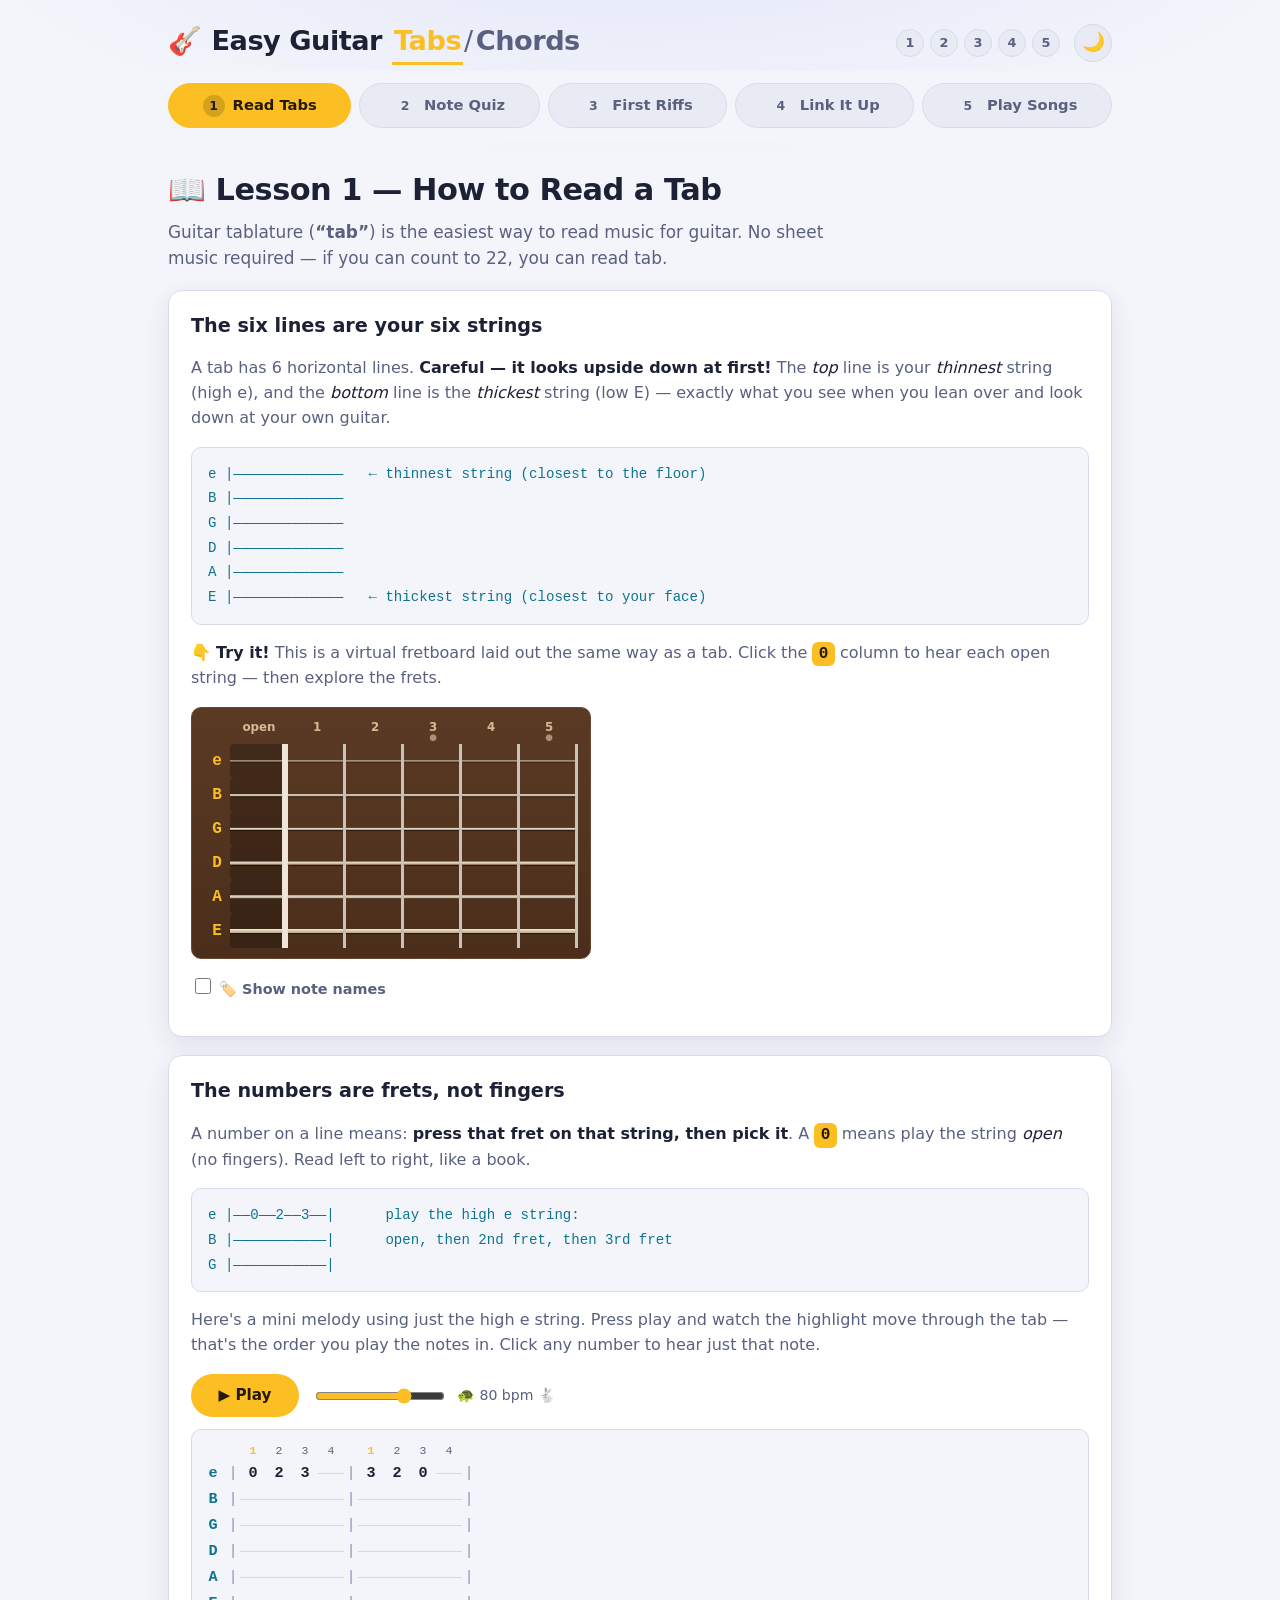
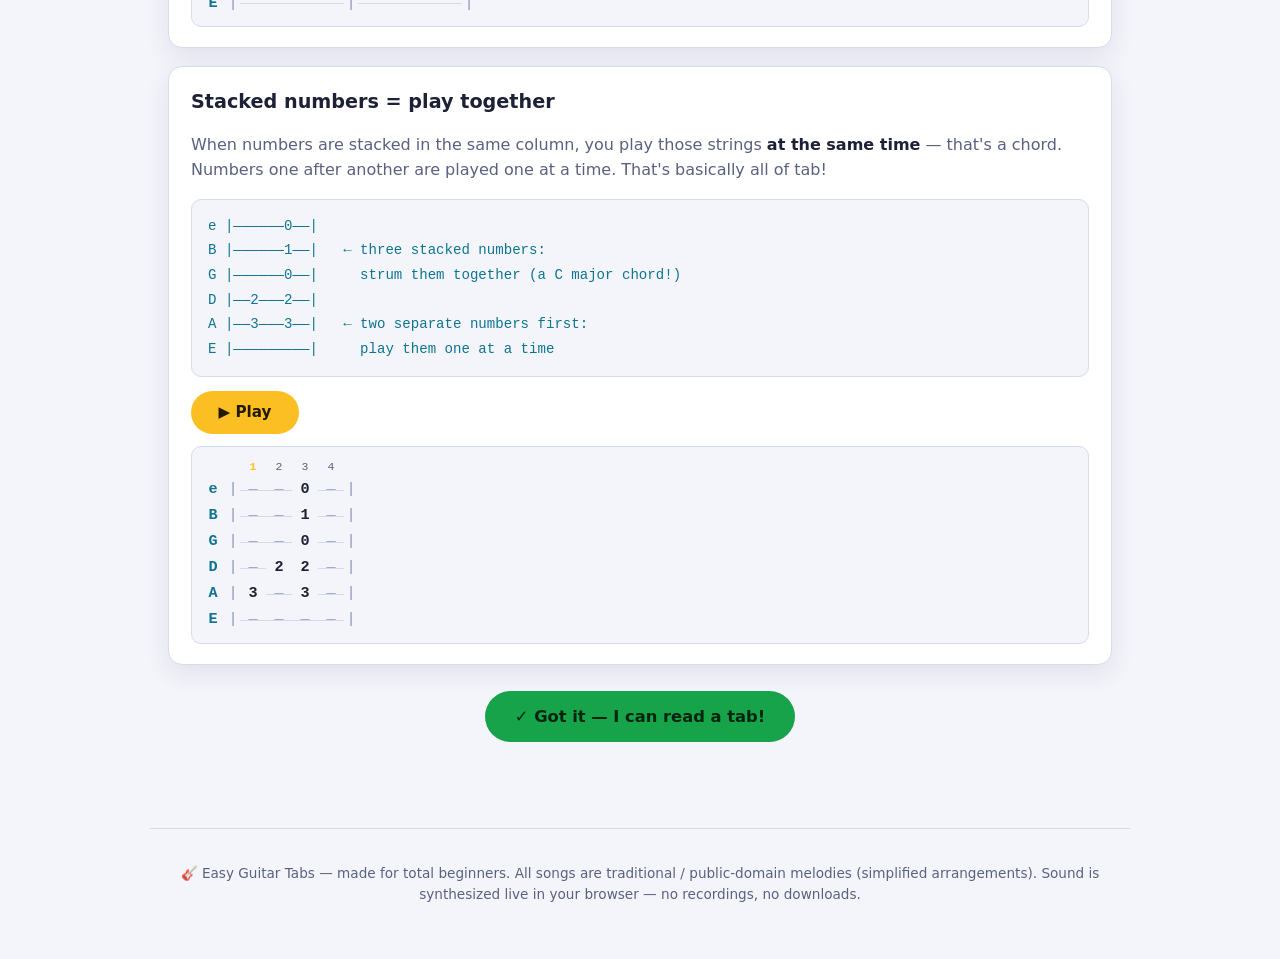
<file: index.html>
<!DOCTYPE html>
<html lang="en">
<head>
  <meta charset="UTF-8">
  <meta name="viewport" content="width=device-width, initial-scale=1.0">
  <title>Easy Guitar Tabs — Learn Guitar Tabs the Fun Way</title>
  <meta name="description" content="An interactive, beginner-friendly way to learn to read guitar tabs, link riffs together, and play real songs in time.">
  <link rel="stylesheet" href="css/style.css">
  <link rel="icon" href="data:image/svg+xml,<svg xmlns='http://www.w3.org/2000/svg' viewBox='0 0 100 100'><text y='.9em' font-size='90'>🎸</text></svg>">
</head>
<body>

<header class="site-header">
  <div class="logo">🎸 <span>Easy Guitar</span>
    <span class="mode-switch" id="mode-switch" title="Choose what to learn">
      <button data-mode="tabs" class="active">Tabs</button><span class="mode-slash">/</span><button data-mode="chords">Chords</button>
    </span>
  </div>
  <div class="header-right">
    <div class="progress-pips" id="progress-pips" title="Your lesson progress"></div>
    <button id="theme-toggle" class="theme-toggle" title="Switch to light mode" aria-label="Toggle light/dark mode">☀️</button>
  </div>
</header>

<nav class="lesson-nav" id="lesson-nav"><!-- buttons built per track by main.js --></nav>

<main>

  <!-- ══════════════ LESSON 1 : READING TABS ══════════════ -->
  <section class="lesson" id="lesson-1">
    <h1>📖 Lesson 1 — How to Read a Tab</h1>
    <p class="lead">Guitar tablature (<strong>“tab”</strong>) is the easiest way to read music for guitar.
    No sheet music required — if you can count to 22, you can read tab.</p>

    <div class="card">
      <h2>The six lines are your six strings</h2>
      <p>A tab has 6 horizontal lines. <strong>Careful — it looks upside down at first!</strong>
      The <em>top</em> line is your <em>thinnest</em> string (high&nbsp;e), and the <em>bottom</em> line is the
      <em>thickest</em> string (low&nbsp;E) — exactly what you see when you lean over and look down at your own guitar.</p>
      <pre class="tab-example">e |—————————————   ← thinnest string (closest to the floor)
B |—————————————
G |—————————————
D |—————————————
A |—————————————
E |—————————————   ← thickest string (closest to your face)</pre>
      <p>👇 <strong>Try it!</strong> This is a virtual fretboard laid out the same way as a tab.
      Click the <span class="chip">0</span> column to hear each open string — then explore the frets.</p>
      <div id="fretboard-intro"></div>
    </div>

    <div class="card">
      <h2>The numbers are frets, not fingers</h2>
      <p>A number on a line means: <strong>press that fret on that string, then pick it</strong>.
      A <span class="chip">0</span> means play the string <em>open</em> (no fingers). Read left&nbsp;to&nbsp;right, like a book.</p>
      <pre class="tab-example">e |——0——2——3——|      play the high e string:
B |———————————|      open, then 2nd fret, then 3rd fret
G |———————————|</pre>
      <p>Here's a mini melody using just the high e string. Press play and watch the
      highlight move through the tab — that's the order you play the notes in. Click any number to hear just that note.</p>
      <div id="player-demo1"></div>
    </div>

    <div class="card">
      <h2>Stacked numbers = play together</h2>
      <p>When numbers are stacked in the same column, you play those strings <strong>at the same time</strong> —
      that's a chord. Numbers one after another are played one at a time. That's basically all of tab!</p>
      <pre class="tab-example">e |——————0——|
B |——————1——|   ← three stacked numbers:
G |——————0——|     strum them together (a C major chord!)
D |——2———2——|
A |——3———3——|   ← two separate numbers first:
E |—————————|     play them one at a time</pre>
      <div id="player-demo2"></div>
    </div>

    <div class="done-row">
      <button class="btn btn-done" data-complete="1">✓ Got it — I can read a tab!</button>
    </div>
  </section>

  <!-- ══════════════ LESSON 2 : NOTE QUIZ ══════════════ -->
  <section class="lesson" id="lesson-2" hidden>
    <h1>🎯 Lesson 2 — Find That Note!</h1>
    <p class="lead">Time to make it stick. We show you a note in tab —
    you find it on the fretboard. Get <strong>8 out of 10</strong> to pass.</p>

    <div class="card quiz-card">
      <div class="quiz-status">
        <span id="quiz-round">Ready?</span>
        <span id="quiz-score"></span>
        <span id="quiz-best"></span>
      </div>
      <div class="quiz-stage">
        <div class="quiz-prompt">
          <p id="quiz-instruction">Press <strong>Start</strong> and click the fretboard position shown in the tab.</p>
          <pre class="tab-example quiz-tab" id="quiz-tab" hidden></pre>
          <div id="quiz-feedback" class="quiz-feedback"></div>
        </div>
        <div id="fretboard-quiz"></div>
      </div>
      <div class="quiz-controls">
        <button class="btn btn-primary" id="quiz-start">▶ Start Quiz</button>
      </div>
    </div>
  </section>

  <!-- ══════════════ LESSON 3 : FIRST RIFFS ══════════════ -->
  <section class="lesson" id="lesson-3" hidden>
    <h1>🤘 Lesson 3 — Your First Riffs</h1>
    <p class="lead">A <strong>riff</strong> is a short, repeatable phrase — the LEGO brick of every song.
    Learn each one slowly, loop it until it's boring, <em>then</em> speed it up.</p>

    <div class="card">
      <h2>Riff 1 · “Thunder Steps” <span class="tag">one string only</span></h2>
      <p>Everything happens on the low E string (bottom line). Use the
      <strong>Loop</strong> switch and drag the tempo down to 60–70% until your fingers know the way.</p>
      <div id="player-riff1"></div>
    </div>

    <div class="card">
      <h2>Riff 2 · “The Staircase” <span class="tag">E minor pentatonic</span></h2>
      <p>This walks up the most famous scale in rock — up one bar, back down the next.
      Notice how the tab moves from the bottom line (thick strings) toward the top (thin strings) as the notes go higher.</p>
      <div id="player-riff2"></div>
    </div>

    <div class="card">
      <h2>Riff 3 · “Boogie Bar” <span class="tag">two notes at once</span></h2>
      <p>Stacked numbers! Hold the low E open and rock your finger between frets 2 and 4 on the A string.
      This exact move powers about a million blues and rock'n'roll songs.</p>
      <div id="player-riff3"></div>
    </div>

    <div class="done-row">
      <button class="btn btn-done" data-complete="3">✓ I can play a riff!</button>
    </div>
  </section>

  <!-- ══════════════ LESSON 4 : LINKING ══════════════ -->
  <section class="lesson" id="lesson-4" hidden>
    <h1>🔗 Lesson 4 — Link It Up</h1>
    <p class="lead">Songs are just riffs glued together <strong>without stopping the beat</strong>.
    The secret: while your pick plays the <em>last</em> note of riff A, your eyes and fretting hand
    are already moving to the <em>first</em> note of riff B.</p>

    <div class="card">
      <h2>Step 1 · Riff A, on its own</h2>
      <div id="player-linkA"></div>
    </div>
    <div class="card">
      <h2>Step 2 · Riff B, on its own</h2>
      <p>Same shape as riff A, moved to the A string — so the transition is just a small hop of your hand.</p>
      <div id="player-linkB"></div>
    </div>
    <div class="card">
      <h2>Step 3 · A + B, seamlessly</h2>
      <p>Now play them back-to-back. Turn on <strong>Loop</strong> and keep going around: A → B → A → B…
      If you stumble at the seam, slow down — a clean slow loop beats a sloppy fast one, every time.</p>
      <div id="player-linkAB"></div>
      <div class="trainer-row">
        <label class="switch-label">
          <input type="checkbox" id="speed-trainer">
          <span>🚀 <strong>Speed Trainer</strong> — each time the loop repeats, tempo climbs +5% (up to 120%). How far can you keep up?</span>
        </label>
      </div>
    </div>

    <div class="done-row">
      <button class="btn btn-done" data-complete="4">✓ I can link riffs together!</button>
    </div>
  </section>

  <!-- ══════════════ LESSON 5 : SONGS ══════════════ -->
  <section class="lesson" id="lesson-5" hidden>
    <h1>🎵 Lesson 5 — Play Real Songs</h1>
    <p class="lead">Everything comes together: read the tab, keep the timing, play the song.
    Use <strong>Listen</strong> to hear it, then flip on <strong>🎮 Play-Along</strong> to test your timing —
    tap <kbd>Space</kbd> (or the big pad) exactly when each note should sound. You get a 4-beat count-in.</p>

    <div class="song-picker" id="song-picker"></div>

    <div class="card">
      <div class="song-header">
        <h2 id="song-title"></h2>
        <div class="song-stars" id="song-stars" title="Your best play-along score"></div>
      </div>
      <p id="song-blurb" class="song-blurb"></p>
      <div id="player-song"></div>

      <div class="playalong-row">
        <label class="switch-label">
          <input type="checkbox" id="playalong-toggle">
          <span>🎮 <strong>Play-Along Mode</strong> — you play the notes, we keep the beat</span>
        </label>
      </div>

      <div id="playalong-ui" hidden>
        <div class="pa-hud">
          <div class="pa-stat"><span id="pa-combo">0</span><label>combo</label></div>
          <div class="pa-msg" id="pa-msg">Press play, wait for the count-in…</div>
          <div class="pa-stat"><span id="pa-score">0</span><label>points</label></div>
        </div>
        <button id="tap-pad" class="tap-pad">TAP<small>or press Space</small></button>
      </div>
      <div id="pa-results" class="pa-results" hidden></div>
    </div>
  </section>

  <!-- ╔════════════════ CHORDS TRACK ════════════════╗ -->

  <!-- ══════════════ CHORDS LESSON 1 : READING CHORD CHARTS ══════════════ -->
  <section class="lesson" id="lesson-c1" hidden>
    <h1>📖 Lesson 1 — How to Read a Chord Chart</h1>
    <p class="lead">A <strong>chord</strong> is several notes played at once — the full, rich sound behind
    every song you've ever sung along to. Chord charts show you exactly where your fingers go.</p>

    <div class="card">
      <h2>The chart is a photo of your fretboard</h2>
      <p>Imagine standing your guitar upright and looking at the front of the neck — that's a chord chart.
      <strong>Heads up: it's turned 90° from tab!</strong></p>
      <ul class="explain-list">
        <li>🪵 <strong>Vertical lines</strong> are strings — thickest (low&nbsp;E) on the <em>left</em>, thinnest (high&nbsp;e) on the right</li>
        <li>➖ <strong>Horizontal lines</strong> are frets; the thick bar at the top is the nut</li>
        <li>🟡 <strong>Dots</strong> show where to press. The number inside is <em>which finger</em>:
            1&nbsp;=&nbsp;index, 2&nbsp;=&nbsp;middle, 3&nbsp;=&nbsp;ring, 4&nbsp;=&nbsp;pinky
            <em>(unlike tab, where numbers mean frets!)</em></li>
        <li>○ above a string = play it <strong>open</strong> &nbsp;·&nbsp; ✕ = <strong>don't play</strong> that string</li>
      </ul>
      <p>👇 <strong>Try it!</strong> This is E&nbsp;minor — the easiest chord on the guitar, and it sounds
      moody and huge. Tap the chart to strum it.</p>
      <div class="chord-row" id="chord-intro"></div>
    </div>

    <div class="card">
      <h2>Meet your first three chords</h2>
      <p>These three shapes already unlock real songs. Strum each one and listen to its character:
      <strong>minor</strong> chords (Em, Am) sound moody, <strong>major</strong> chords (D) sound bright and happy.</p>
      <div class="chord-row" id="chord-first-three"></div>
      <p>💡 Press your fingertips down just behind the fret wire, and keep them curled so they don't
      touch the neighbouring strings.</p>
    </div>

    <div class="card">
      <h2>The full beginner toolbox — all 10 chords</h2>
      <p>Here is every chord you'll be quizzed on in Lesson 2 (and every chord used in the songs later).
      Don't memorize them as 10 strangers — learn them as <strong>families</strong>. Tap each chart to strum it
      and <em>listen</em> for the family resemblance.</p>

      <h3>😊↔😢 The major/minor twins <span class="tag">one finger apart</span></h3>
      <p>Each pair differs by a <strong>single finger</strong>. Strum E then Em, and hear one note drag the mood
      from bright to brooding. Same trick for A/Am and D/Dm.</p>
      <div class="chord-row" id="chord-family-twins"></div>

      <h3>🏕️ The big campfire chords</h3>
      <p>C and G are the backbone of thousands of songs. They stretch your fingers across more frets —
      go slow, and let each string ring by keeping your fingers on their tips.</p>
      <div class="chord-row" id="chord-family-camp"></div>

      <h3>🎷 The bluesy sevens <span class="tag">easiest of all</span></h3>
      <p>E7 and A7 are just E and A with a finger <em>lifted off</em> — two fingers each! That gap adds the
      restless, jazzy buzz you hear in every blues song.</p>
      <div class="chord-row" id="chord-family-seven"></div>

      <p>🧠 <strong>Memory tip:</strong> quiz yourself right here — look at a chart, say its name out loud,
      then tap to check by ear. When you can name all 10, Lesson 2 will be easy.</p>
    </div>

    <div class="card">
      <h2>Chords in tab = stacked numbers</h2>
      <p>Remember from the Tabs track: stacked numbers are played together. That's exactly what a strummed
      chord looks like in tab — and here the chord names ride along on top. Press play:</p>
      <div id="player-chord-demo"></div>
    </div>

    <div class="card print-link-card">
      <h2>🖨️ Take the chords with you</h2>
      <p>Want them on paper next to your guitar? All 10 chords fit on one printable page.</p>
      <a class="btn btn-primary" href="chords.html">Open the printable chord chart →</a>
    </div>

    <div class="done-row">
      <button class="btn btn-done" data-complete="c1">✓ Got it — I can read a chord chart!</button>
    </div>
  </section>

  <!-- ══════════════ CHORDS LESSON 2 : CHORD QUIZ ══════════════ -->
  <section class="lesson" id="lesson-c2" hidden>
    <h1>🎯 Lesson 2 — Name That Chord!</h1>
    <p class="lead">We show you a chord chart — you name it. Every chart comes straight from the
    10-chord toolbox in Lesson 1. Tap the chart to <em>hear</em> the chord for a clue
    (minor = moody, major = bright, seventh = bluesy). Get <strong>8 out of 10</strong> to pass.</p>

    <div class="card quiz-card">
      <div class="quiz-status">
        <span id="cquiz-round">Ready?</span>
        <span id="cquiz-score"></span>
        <span id="cquiz-best"></span>
      </div>
      <div class="cquiz-stage">
        <div id="cquiz-diagram"></div>
        <div class="cquiz-side">
          <p id="cquiz-instruction">Press <strong>Start</strong> and pick the right name for each chart.</p>
          <div id="cquiz-options" class="cquiz-options"></div>
          <div id="cquiz-feedback" class="quiz-feedback"></div>
        </div>
      </div>
      <div class="quiz-controls">
        <button class="btn btn-primary" id="cquiz-start">▶ Start Quiz</button>
      </div>
    </div>
  </section>

  <!-- ══════════════ CHORDS LESSON 3 : FIRST CHANGES ══════════════ -->
  <section class="lesson" id="lesson-c3" hidden>
    <h1>🤘 Lesson 3 — Your First Chord Changes</h1>
    <p class="lead">Playing one chord is easy. <strong>Changing</strong> between chords without stopping —
    that's the real skill. Loop these pairs slowly and keep the strums even, even if a change squeaks.</p>

    <div class="card">
      <h2>Change 1 · Em ↔ Am <span class="tag">the shape shifter</span></h2>
      <p>Your two fingers keep the exact same shape — they just hop over one string set, and your index
      finger joins in for Am. Watch the chord names above the tab as it plays.</p>
      <div class="chord-row chord-row-mini" id="chords-emAm"></div>
      <div id="player-emAm"></div>
    </div>

    <div class="card">
      <h2>Change 2 · Am ↔ C <span class="tag">one finger moves</span></h2>
      <p>The secret handshake of guitar: between Am and C, fingers 1 and 2 <strong>stay put</strong>.
      Only your ring finger moves. Keep the anchored fingers pressed down the whole time.</p>
      <div class="chord-row chord-row-mini" id="chords-amC"></div>
      <div id="player-amC"></div>
    </div>

    <div class="card">
      <h2>Change 3 · G ↔ D <span class="tag">the campfire change</span></h2>
      <p>The most-played chord change in history. It's a bigger jump, so start extra slow —
      aim your ring finger first and let the others fall in around it.</p>
      <div class="chord-row chord-row-mini" id="chords-gD"></div>
      <div id="player-gD"></div>
    </div>

    <div class="done-row">
      <button class="btn btn-done" data-complete="c3">✓ I can change chords!</button>
    </div>
  </section>

  <!-- ══════════════ CHORDS LESSON 4 : PROGRESSIONS ══════════════ -->
  <section class="lesson" id="lesson-c4" hidden>
    <h1>🔗 Lesson 4 — Build a Progression</h1>
    <p class="lead">A <strong>progression</strong> is a repeating loop of chords — the engine of a song.
    The trick to smooth progressions: start moving to the next chord <em>on the last strum</em> of the
    current one. The beat never waits for you!</p>

    <div class="card">
      <h2>Step 1 · G → Em, on its own</h2>
      <div id="player-gEm"></div>
    </div>
    <div class="card">
      <h2>Step 2 · C → D, on its own</h2>
      <div id="player-cD"></div>
    </div>
    <div class="card">
      <h2>Step 3 · The Magic Four: G → Em → C → D</h2>
      <p>Chain both changes into the famous “50s progression” — the loop behind hundreds of pop songs.
      Follow the highlighted chart and strum on each numbered dot. Turn on <strong>Loop</strong> and go
      around until the seams disappear.</p>
      <div id="player-magic"></div>
      <div class="trainer-row">
        <label class="switch-label">
          <input type="checkbox" id="c-speed-trainer">
          <span>🚀 <strong>Speed Trainer</strong> — each time the loop repeats, tempo climbs +5% (up to 120%). How far can you keep up?</span>
        </label>
      </div>
    </div>

    <div class="done-row">
      <button class="btn btn-done" data-complete="c4">✓ I can play a progression!</button>
    </div>
  </section>

  <!-- ══════════════ CHORDS LESSON 5 : STRUM SONGS ══════════════ -->
  <section class="lesson" id="lesson-c5" hidden>
    <h1>🎵 Lesson 5 — Strum Real Songs</h1>
    <p class="lead">Full songs, chords only: read the chord charts left to right — the numbered dots
    under each chart are your strums, one per beat. Use <strong>Listen</strong> to hear it, then flip on
    <strong>🎮 Play-Along</strong> and tap <kbd>Space</kbd> (or the big pad) on every strum. You get a count-in.</p>

    <div class="song-picker" id="c-song-picker"></div>

    <div class="card">
      <div class="song-header">
        <h2 id="c-song-title"></h2>
        <div class="song-stars" id="c-song-stars" title="Your best play-along score"></div>
      </div>
      <p id="c-song-blurb" class="song-blurb"></p>
      <div id="c-player-song"></div>

      <div class="playalong-row">
        <label class="switch-label">
          <input type="checkbox" id="c-playalong-toggle">
          <span>🎮 <strong>Play-Along Mode</strong> — you strum, we keep the beat</span>
        </label>
      </div>

      <div id="c-playalong-ui" hidden>
        <div class="pa-hud">
          <div class="pa-stat"><span id="c-pa-combo">0</span><label>combo</label></div>
          <div class="pa-msg" id="c-pa-msg">Press play, wait for the count-in…</div>
          <div class="pa-stat"><span id="c-pa-score">0</span><label>points</label></div>
        </div>
        <button id="c-tap-pad" class="tap-pad">STRUM<small>or press Space</small></button>
      </div>
      <div id="c-pa-results" class="pa-results" hidden></div>
    </div>
  </section>

  <!-- ══════════════ CHORDS LESSON 6 : BARRE CHORDS (BONUS) ══════════════ -->
  <section class="lesson" id="lesson-c6" hidden>
    <h1>💪 Bonus — Barre Chords</h1>
    <p class="lead">The famous “boss fight” of beginner guitar — and the key to every rock song ever.
    In a <strong>barre chord</strong> your index finger flattens across the strings like a movable capo
    (that's the long <strong>capsule</strong> in the charts below), while your other fingers make a
    familiar chord shape behind it.</p>

    <div class="card">
      <h2>Meet F — your first barre chord</h2>
      <p>F is just an E chord slid up one fret, with your index finger doing the nut's job across
      fret 1. It's the most common barre chord in rock — and the most infamous.</p>
      <div class="chord-row" id="barre-intro"></div>
      <p>💡 If it buzzes (it will at first!), don't squeeze harder: place the barre <em>just behind</em>
      the fret wire, roll your index slightly onto its bony edge, keep your thumb low on the back of the
      neck, and pull gently back with your arm. Seconds a day beats minutes once a week.</p>
    </div>

    <div class="card">
      <h2>The E-shape family <span class="tag">root on the low E string</span></h2>
      <p>Barre + E shape = a <strong>major</strong> chord named by the low-E root note. Barre + E<em>m</em>
      shape = <strong>minor</strong>. Slide it anywhere: fret 1 is F, fret 3 is G — the small
      <strong>“3fr”</strong> label means the chart starts at the 3rd fret instead of the nut.</p>
      <div class="chord-row" id="barre-e-shape"></div>
    </div>

    <div class="card">
      <h2>The A-shape family <span class="tag">root on the A string</span></h2>
      <p>Same trick, one string set higher: barre + A shape = major, barre + A<em>m</em> shape = minor,
      named by the A-string root. B, Bm and C♯m are everywhere in rock — B alone powers half of
      classic rock's key of E.</p>
      <div class="chord-row" id="barre-a-shape"></div>
      <p>🧭 To find any barre chord: know your root notes. Low E string frets
      <span class="chip">1</span>=F <span class="chip">3</span>=G <span class="chip">5</span>=A
      <span class="chip">7</span>=B; A string frets
      <span class="chip">2</span>=B <span class="chip">3</span>=C <span class="chip">5</span>=D.
      Major or minor is just which shape you make behind the barre. The printable page below has the
      full map.</p>
    </div>

    <div class="card">
      <h2>Barre chords in action</h2>
      <p>The “axis” progression — Bm, G, D, A — sits under hundreds of rock anthems. One barre chord
      mixed with open chords, exactly how real songs do it. Loop it and make that Bm ring clean.</p>
      <div id="player-barre"></div>
    </div>

    <div class="card print-link-card">
      <h2>🖨️ Take the barre chords with you</h2>
      <p>All the shapes plus the full root-note map, on one printable page.</p>
      <a class="btn btn-primary" href="barrechords.html">Open the printable barre chord chart →</a>
    </div>

    <div class="done-row">
      <button class="btn btn-done" data-complete="c6">✓ I beat the boss fight!</button>
    </div>
  </section>

</main>

<footer class="site-footer">
  <p>🎸 Easy Guitar Tabs — made for total beginners. All songs are traditional / public-domain melodies (simplified arrangements).
  Sound is synthesized live in your browser — no recordings, no downloads.</p>
</footer>

<script src="js/audio.js"></script>
<script src="js/chords.js"></script>
<script src="js/data.js"></script>
<script src="js/fretboard.js"></script>
<script src="js/tabplayer.js"></script>
<script src="js/main.js"></script>
</body>
</html>
</file>
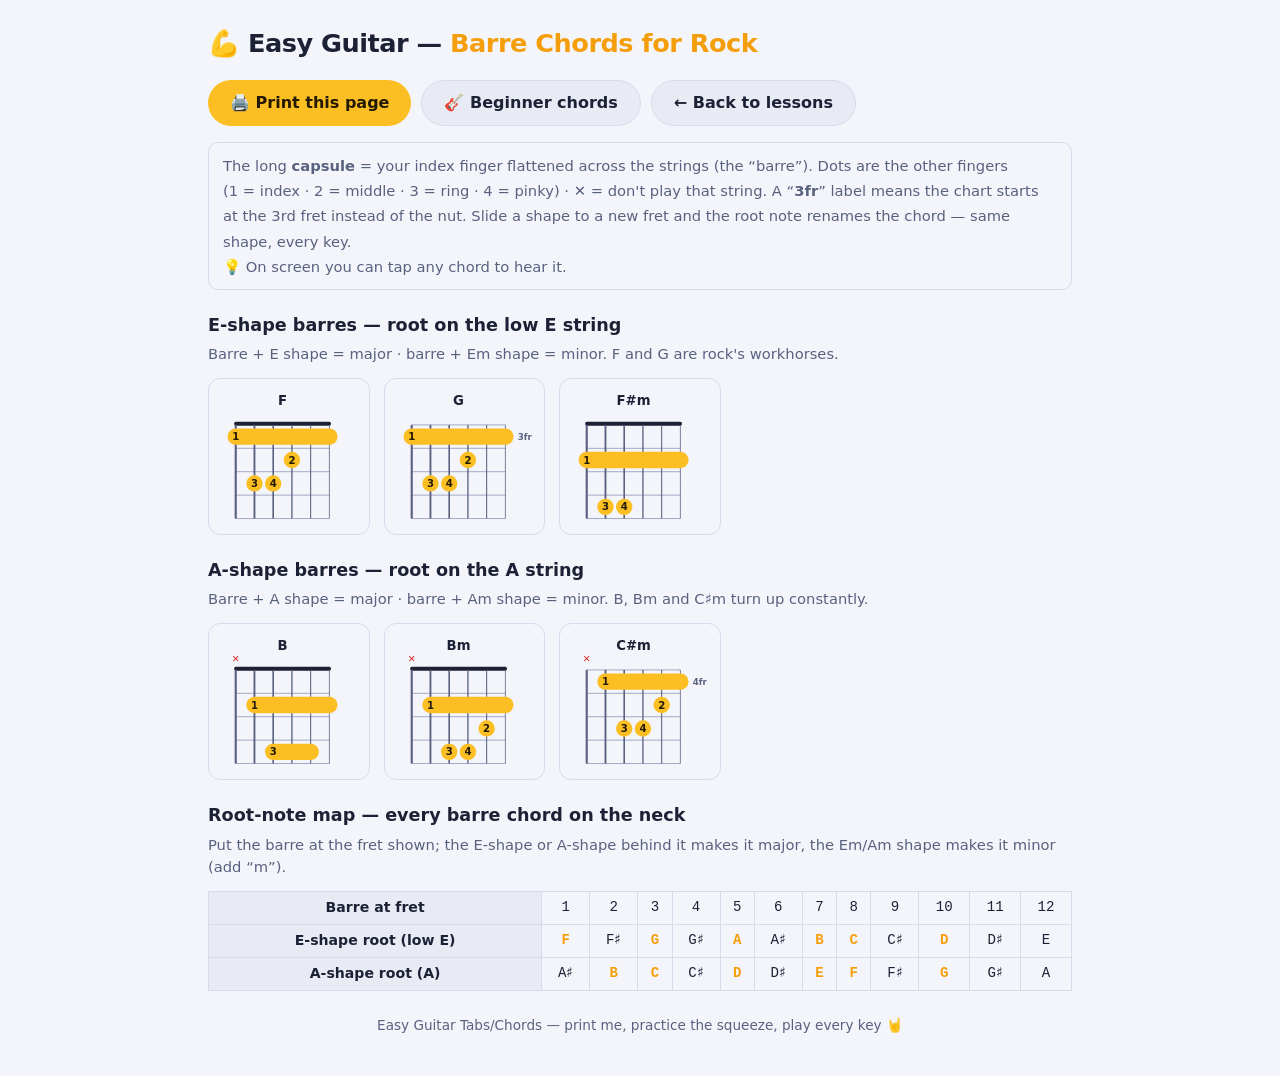
<file: barrechords.html>
<!DOCTYPE html>
<html lang="en" data-theme="light">
<head>
  <meta charset="UTF-8">
  <meta name="viewport" content="width=device-width, initial-scale=1.0">
  <title>Barre Chord Chart — Easy Guitar Tabs/Chords</title>
  <meta name="description" content="The rock barre chord shapes and the full root-note map on one printable page.">
  <link rel="stylesheet" href="css/style.css">
  <link rel="icon" href="data:image/svg+xml,<svg xmlns='http://www.w3.org/2000/svg' viewBox='0 0 100 100'><text y='.9em' font-size='90'>💪</text></svg>">
  <style>
    /* Page-specific: a clean, print-friendly reference sheet. */
    body { background-image: none; }
    .print-wrap { max-width: 900px; margin: 0 auto; padding: 24px 18px 40px; }
    .print-header { display: flex; align-items: center; justify-content: space-between; gap: 16px; flex-wrap: wrap; }
    .print-header h1 { font-size: 1.6rem; margin: 0; letter-spacing: -0.5px; }
    .print-header h1 em { color: var(--amber-deep); font-style: normal; }
    .print-actions { display: flex; gap: 10px; flex-wrap: wrap; }
    .print-legend {
      color: var(--ink-dim); font-size: 0.92rem; line-height: 1.7;
      border: 1px solid var(--card-edge); border-radius: 10px;
      padding: 10px 14px; margin: 16px 0 20px;
    }
    .print-section h2 { font-size: 1.1rem; margin: 22px 0 4px; }
    .print-section p { color: var(--ink-dim); margin: 4px 0 12px; font-size: 0.92rem; }
    .print-grid {
      display: grid;
      grid-template-columns: repeat(auto-fill, minmax(150px, 1fr));
      gap: 14px;
    }
    .print-grid .chord-card { cursor: pointer; }
    .print-grid svg.cd { width: 100%; max-width: 150px; margin: 0 auto; }

    .root-map { width: 100%; border-collapse: collapse; font-size: 0.88rem; margin: 8px 0 4px; }
    .root-map th, .root-map td {
      border: 1px solid var(--card-edge);
      padding: 5px 4px; text-align: center;
      font-family: var(--mono);
    }
    .root-map th { background: var(--bg-soft); font-family: inherit; }
    .root-map td strong { color: var(--amber-deep); }

    .print-footer { margin-top: 24px; color: var(--ink-dim); font-size: 0.85rem; text-align: center; }

    @media print {
      .no-print { display: none !important; }
      body { background: #fff; }
      .print-wrap { padding: 0; max-width: none; }
      .print-grid { grid-template-columns: repeat(4, 1fr); gap: 8px; }
      .print-legend, .chord-card { border-color: #bbb; break-inside: avoid; }
      .print-section { break-inside: avoid; }
      .chord-card { box-shadow: none; }
      svg.cd { print-color-adjust: exact; -webkit-print-color-adjust: exact; }
      .cd-hint { display: none; }
    }
  </style>
</head>
<body>
<div class="print-wrap">
  <header class="print-header">
    <h1>💪 Easy Guitar — <em>Barre Chords for Rock</em></h1>
    <div class="print-actions no-print">
      <button class="btn btn-primary" onclick="window.print()">🖨️ Print this page</button>
      <a class="btn btn-ghost" href="chords.html">🎸 Beginner chords</a>
      <a class="btn btn-ghost" href="index.html">← Back to lessons</a>
    </div>
  </header>

  <p class="print-legend">
    The long <strong>capsule</strong> = your index finger flattened across the strings (the “barre”).
    Dots are the other fingers (1&nbsp;=&nbsp;index · 2&nbsp;=&nbsp;middle · 3&nbsp;=&nbsp;ring ·
    4&nbsp;=&nbsp;pinky) · ✕&nbsp;=&nbsp;don't play that string. A “<strong>3fr</strong>” label means the
    chart starts at the 3rd fret instead of the nut. Slide a shape to a new fret and the root note renames
    the chord — same shape, every key.
    <span class="no-print"><br>💡 On screen you can tap any chord to hear it.</span>
  </p>

  <section class="print-section">
    <h2>E-shape barres — root on the low E string</h2>
    <p>Barre + E shape = major · barre + Em shape = minor. F and G are rock's workhorses.</p>
    <div class="print-grid" id="barre-e-grid"></div>
  </section>

  <section class="print-section">
    <h2>A-shape barres — root on the A string</h2>
    <p>Barre + A shape = major · barre + Am shape = minor. B, Bm and C♯m turn up constantly.</p>
    <div class="print-grid" id="barre-a-grid"></div>
  </section>

  <section class="print-section">
    <h2>Root-note map — every barre chord on the neck</h2>
    <p>Put the barre at the fret shown; the E-shape or A-shape behind it makes it major, the
    Em/Am shape makes it minor (add “m”).</p>
    <table class="root-map">
      <tr><th>Barre at fret</th><td>1</td><td>2</td><td>3</td><td>4</td><td>5</td><td>6</td><td>7</td><td>8</td><td>9</td><td>10</td><td>11</td><td>12</td></tr>
      <tr><th>E-shape root (low E)</th><td><strong>F</strong></td><td>F♯</td><td><strong>G</strong></td><td>G♯</td><td><strong>A</strong></td><td>A♯</td><td><strong>B</strong></td><td><strong>C</strong></td><td>C♯</td><td><strong>D</strong></td><td>D♯</td><td>E</td></tr>
      <tr><th>A-shape root (A)</th><td>A♯</td><td><strong>B</strong></td><td><strong>C</strong></td><td>C♯</td><td><strong>D</strong></td><td>D♯</td><td><strong>E</strong></td><td><strong>F</strong></td><td>F♯</td><td><strong>G</strong></td><td>G♯</td><td>A</td></tr>
    </table>
  </section>

  <footer class="print-footer">Easy Guitar Tabs/Chords — print me, practice the squeeze, play every key 🤘</footer>
</div>

<script src="js/audio.js"></script>
<script src="js/chords.js"></script>
<script>
  (() => {
    function fill(gridId, names) {
      const grid = document.getElementById(gridId);
      for (const name of names) {
        const holder = document.createElement('div');
        grid.appendChild(holder);
        new GuitarChords.ChordDiagram(holder, name, { hint: false });
      }
    }
    fill('barre-e-grid', ['F', 'G_barre', 'F#m']);
    fill('barre-a-grid', ['B', 'Bm', 'C#m']);
  })();
</script>
</body>
</html>
</file>
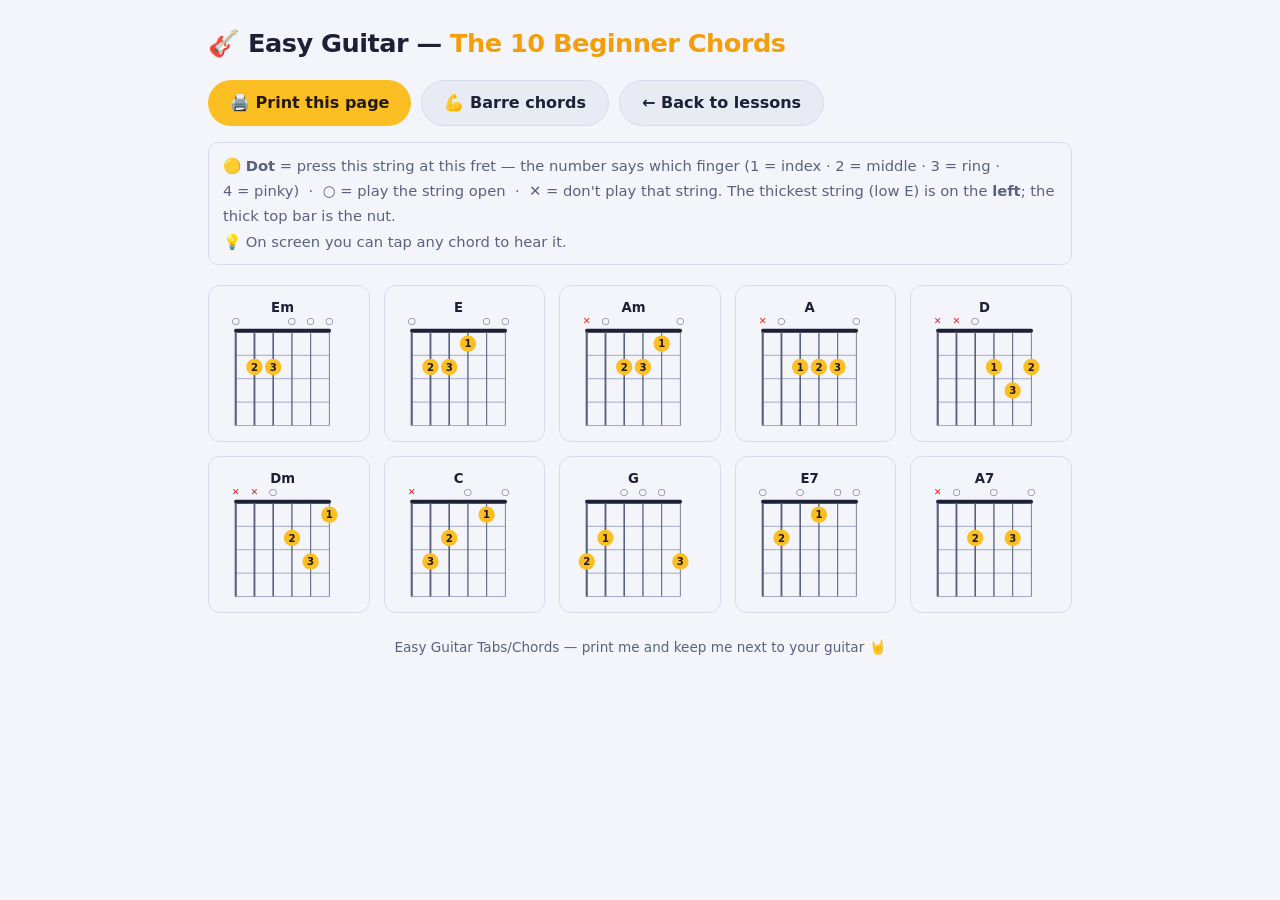
<file: chords.html>
<!DOCTYPE html>
<html lang="en" data-theme="light">
<head>
  <meta charset="UTF-8">
  <meta name="viewport" content="width=device-width, initial-scale=1.0">
  <title>Beginner Chord Chart — Easy Guitar Tabs/Chords</title>
  <meta name="description" content="All 10 beginner guitar chords on one printable page.">
  <link rel="stylesheet" href="css/style.css">
  <link rel="icon" href="data:image/svg+xml,<svg xmlns='http://www.w3.org/2000/svg' viewBox='0 0 100 100'><text y='.9em' font-size='90'>🎸</text></svg>">
  <style>
    /* Page-specific: a clean, print-friendly reference sheet. */
    body { background-image: none; }
    .print-wrap { max-width: 900px; margin: 0 auto; padding: 24px 18px 40px; }
    .print-header { display: flex; align-items: center; justify-content: space-between; gap: 16px; flex-wrap: wrap; }
    .print-header h1 { font-size: 1.6rem; margin: 0; letter-spacing: -0.5px; }
    .print-header h1 em { color: var(--amber-deep); font-style: normal; }
    .print-actions { display: flex; gap: 10px; flex-wrap: wrap; }
    .print-legend {
      color: var(--ink-dim); font-size: 0.92rem; line-height: 1.7;
      border: 1px solid var(--card-edge); border-radius: 10px;
      padding: 10px 14px; margin: 16px 0 20px;
    }
    .print-grid {
      display: grid;
      grid-template-columns: repeat(auto-fill, minmax(150px, 1fr));
      gap: 14px;
    }
    .print-grid .chord-card { cursor: pointer; }
    .print-grid svg.cd { width: 100%; max-width: 150px; margin: 0 auto; }
    .print-footer { margin-top: 24px; color: var(--ink-dim); font-size: 0.85rem; text-align: center; }

    @media print {
      .no-print { display: none !important; }
      body { background: #fff; }
      .print-wrap { padding: 0; max-width: none; }
      .print-grid { grid-template-columns: repeat(5, 1fr); gap: 8px; }
      .print-legend, .chord-card { border-color: #bbb; break-inside: avoid; }
      .chord-card { box-shadow: none; }
      svg.cd { print-color-adjust: exact; -webkit-print-color-adjust: exact; }
      .cd-hint { display: none; }
    }
  </style>
</head>
<body>
<div class="print-wrap">
  <header class="print-header">
    <h1>🎸 Easy Guitar — <em>The 10 Beginner Chords</em></h1>
    <div class="print-actions no-print">
      <button class="btn btn-primary" onclick="window.print()">🖨️ Print this page</button>
      <a class="btn btn-ghost" href="barrechords.html">💪 Barre chords</a>
      <a class="btn btn-ghost" href="index.html">← Back to lessons</a>
    </div>
  </header>

  <p class="print-legend">
    🟡 <strong>Dot</strong> = press this string at this fret — the number says which finger
    (1&nbsp;=&nbsp;index · 2&nbsp;=&nbsp;middle · 3&nbsp;=&nbsp;ring · 4&nbsp;=&nbsp;pinky) &nbsp;·&nbsp;
    <strong>○</strong> = play the string open &nbsp;·&nbsp; <strong>✕</strong> = don't play that string.
    The thickest string (low&nbsp;E) is on the <strong>left</strong>; the thick top bar is the nut.
    <span class="no-print"><br>💡 On screen you can tap any chord to hear it.</span>
  </p>

  <div class="print-grid" id="all-chords"></div>

  <footer class="print-footer">Easy Guitar Tabs/Chords — print me and keep me next to your guitar 🤘</footer>
</div>

<script src="js/audio.js"></script>
<script src="js/chords.js"></script>
<script>
  (() => {
    const grid = document.getElementById('all-chords');
    for (const name of GuitarChords.NAMES) {
      const holder = document.createElement('div');
      grid.appendChild(holder);
      new GuitarChords.ChordDiagram(holder, name, { hint: false });
    }
  })();
</script>
</body>
</html>
</file>
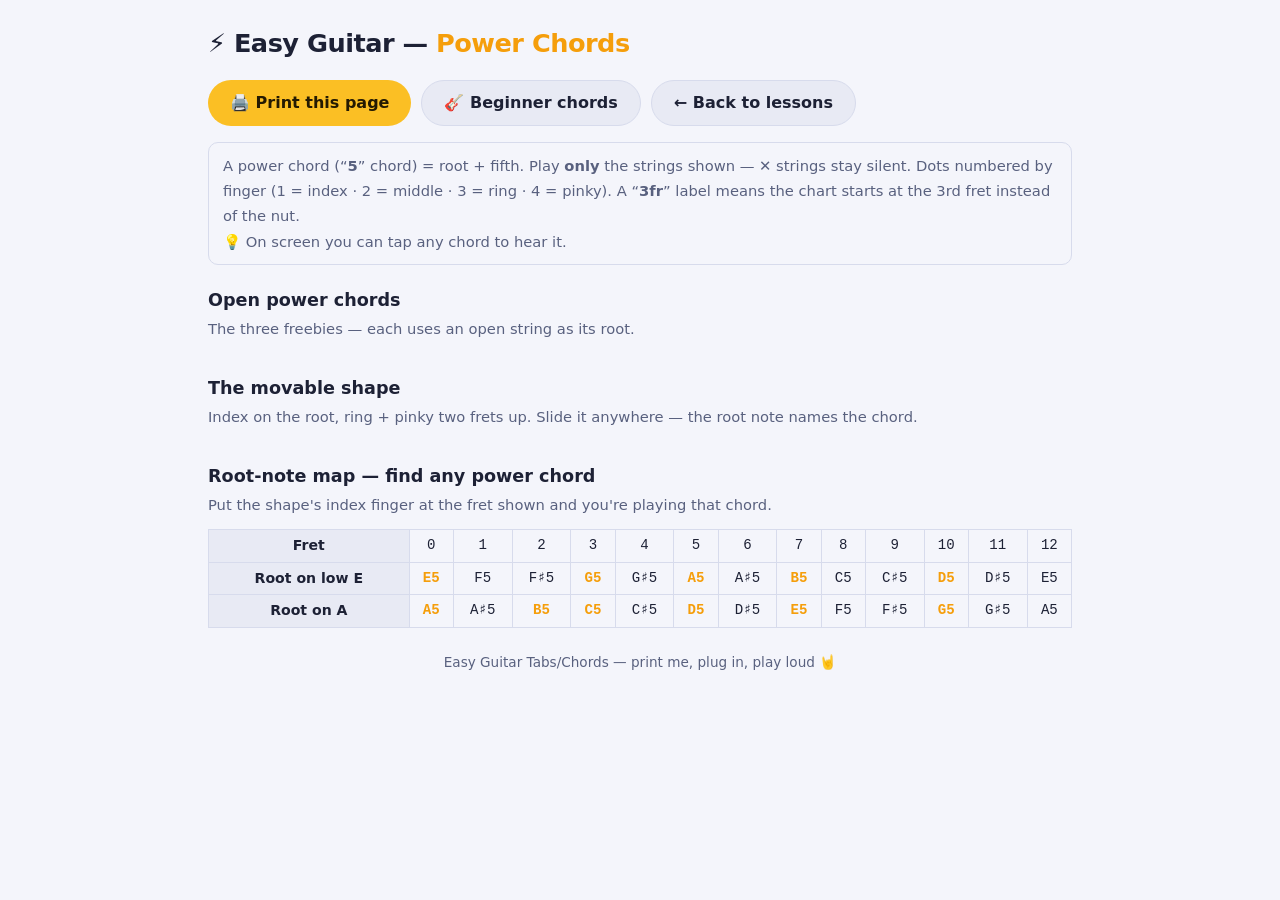
<file: powerchords.html>
<!DOCTYPE html>
<html lang="en" data-theme="light">
<head>
  <meta charset="UTF-8">
  <meta name="viewport" content="width=device-width, initial-scale=1.0">
  <title>Power Chord Chart — Easy Guitar Tabs/Chords</title>
  <meta name="description" content="Power chord shapes and the full root-note map on one printable page.">
  <link rel="stylesheet" href="css/style.css">
  <link rel="icon" href="data:image/svg+xml,<svg xmlns='http://www.w3.org/2000/svg' viewBox='0 0 100 100'><text y='.9em' font-size='90'>⚡</text></svg>">
  <style>
    /* Page-specific: a clean, print-friendly reference sheet. */
    body { background-image: none; }
    .print-wrap { max-width: 900px; margin: 0 auto; padding: 24px 18px 40px; }
    .print-header { display: flex; align-items: center; justify-content: space-between; gap: 16px; flex-wrap: wrap; }
    .print-header h1 { font-size: 1.6rem; margin: 0; letter-spacing: -0.5px; }
    .print-header h1 em { color: var(--amber-deep); font-style: normal; }
    .print-actions { display: flex; gap: 10px; flex-wrap: wrap; }
    .print-legend {
      color: var(--ink-dim); font-size: 0.92rem; line-height: 1.7;
      border: 1px solid var(--card-edge); border-radius: 10px;
      padding: 10px 14px; margin: 16px 0 20px;
    }
    .print-section h2 { font-size: 1.1rem; margin: 22px 0 4px; }
    .print-section p { color: var(--ink-dim); margin: 4px 0 12px; font-size: 0.92rem; }
    .print-grid {
      display: grid;
      grid-template-columns: repeat(auto-fill, minmax(150px, 1fr));
      gap: 14px;
    }
    .print-grid .chord-card { cursor: pointer; }
    .print-grid svg.cd { width: 100%; max-width: 150px; margin: 0 auto; }

    .root-map { width: 100%; border-collapse: collapse; font-size: 0.88rem; margin: 8px 0 4px; }
    .root-map th, .root-map td {
      border: 1px solid var(--card-edge);
      padding: 5px 4px; text-align: center;
      font-family: var(--mono);
    }
    .root-map th { background: var(--bg-soft); font-family: inherit; }
    .root-map td strong { color: var(--amber-deep); }

    .print-footer { margin-top: 24px; color: var(--ink-dim); font-size: 0.85rem; text-align: center; }

    @media print {
      .no-print { display: none !important; }
      body { background: #fff; }
      .print-wrap { padding: 0; max-width: none; }
      .print-grid { grid-template-columns: repeat(4, 1fr); gap: 8px; }
      .print-legend, .chord-card { border-color: #bbb; break-inside: avoid; }
      .print-section { break-inside: avoid; }
      .chord-card { box-shadow: none; }
      svg.cd { print-color-adjust: exact; -webkit-print-color-adjust: exact; }
      .cd-hint { display: none; }
    }
  </style>
</head>
<body>
<div class="print-wrap">
  <header class="print-header">
    <h1>⚡ Easy Guitar — <em>Power Chords</em></h1>
    <div class="print-actions no-print">
      <button class="btn btn-primary" onclick="window.print()">🖨️ Print this page</button>
      <a class="btn btn-ghost" href="chords.html">🎸 Beginner chords</a>
      <a class="btn btn-ghost" href="index.html">← Back to lessons</a>
    </div>
  </header>

  <p class="print-legend">
    A power chord (“<strong>5</strong>” chord) = root + fifth. Play <strong>only</strong> the strings shown —
    ✕ strings stay silent. Dots numbered by finger (1&nbsp;=&nbsp;index · 2&nbsp;=&nbsp;middle ·
    3&nbsp;=&nbsp;ring · 4&nbsp;=&nbsp;pinky). A “<strong>3fr</strong>” label means the chart starts at the
    3rd fret instead of the nut.
    <span class="no-print"><br>💡 On screen you can tap any chord to hear it.</span>
  </p>

  <section class="print-section">
    <h2>Open power chords</h2>
    <p>The three freebies — each uses an open string as its root.</p>
    <div class="print-grid" id="power-open-grid"></div>
  </section>

  <section class="print-section">
    <h2>The movable shape</h2>
    <p>Index on the root, ring + pinky two frets up. Slide it anywhere — the root note names the chord.</p>
    <div class="print-grid" id="power-movable-grid"></div>
  </section>

  <section class="print-section">
    <h2>Root-note map — find any power chord</h2>
    <p>Put the shape's index finger at the fret shown and you're playing that chord.</p>
    <table class="root-map">
      <tr><th>Fret</th><td>0</td><td>1</td><td>2</td><td>3</td><td>4</td><td>5</td><td>6</td><td>7</td><td>8</td><td>9</td><td>10</td><td>11</td><td>12</td></tr>
      <tr><th>Root on low E</th><td><strong>E5</strong></td><td>F5</td><td>F♯5</td><td><strong>G5</strong></td><td>G♯5</td><td><strong>A5</strong></td><td>A♯5</td><td><strong>B5</strong></td><td>C5</td><td>C♯5</td><td><strong>D5</strong></td><td>D♯5</td><td>E5</td></tr>
      <tr><th>Root on A</th><td><strong>A5</strong></td><td>A♯5</td><td><strong>B5</strong></td><td><strong>C5</strong></td><td>C♯5</td><td><strong>D5</strong></td><td>D♯5</td><td><strong>E5</strong></td><td>F5</td><td>F♯5</td><td><strong>G5</strong></td><td>G♯5</td><td>A5</td></tr>
    </table>
  </section>

  <footer class="print-footer">Easy Guitar Tabs/Chords — print me, plug in, play loud 🤘</footer>
</div>

<script src="js/audio.js"></script>
<script src="js/chords.js"></script>
<script>
  (() => {
    function fill(gridId, names) {
      const grid = document.getElementById(gridId);
      for (const name of names) {
        const holder = document.createElement('div');
        grid.appendChild(holder);
        new GuitarChords.ChordDiagram(holder, name, { hint: false });
      }
    }
    fill('power-open-grid', ['E5', 'A5', 'D5']);
    fill('power-movable-grid', ['F5', 'G5', 'B5', 'C5']);
  })();
</script>
</body>
</html>
</file>
<file: css/style.css>
/* Easy Guitar Tabs — warm stage-light look: dark navy, amber accents.
 * Light theme swaps the variables below via [data-theme="light"]. */

:root {
  --bg: #0e1120;
  --bg-soft: #171b30;
  --card: #1b2038;
  --card-edge: #2a3054;
  --ink: #eef0fa;
  --ink-dim: #a8aed0;
  --amber: #fbbf24;
  --amber-deep: #f59e0b;
  --orange: #fb7742;
  --green: #4ade80;
  --red: #f87171;
  --blue: #7dd3fc;
  --halo: #232b52;
  --tab-dash: #3d466f;
  --tab-line: #2a3157;
  --tab-bar-ink: #4a5486;
  --shadow: 0 8px 24px rgba(0, 0, 0, 0.25);
  --radius: 14px;
  --mono: "SFMono-Regular", Consolas, "Liberation Mono", Menlo, monospace;
  color-scheme: dark;
}

:root[data-theme="light"] {
  --bg: #f4f5fb;
  --bg-soft: #e8eaf4;
  --card: #ffffff;
  --card-edge: #d7dbec;
  --ink: #1d2135;
  --ink-dim: #59617f;
  --green: #16a34a;
  --red: #dc2626;
  --blue: #0e7490;
  --halo: #dde3f7;
  --tab-dash: #a3abc9;
  --tab-line: #d3d8ea;
  --tab-bar-ink: #8a93b5;
  --shadow: 0 8px 24px rgba(35, 43, 82, 0.1);
  color-scheme: light;
}

* { box-sizing: border-box; }

body {
  margin: 0;
  background: var(--bg);
  background-image: radial-gradient(1100px 500px at 50% -180px, var(--halo) 0%, transparent 70%);
  color: var(--ink);
  font-family: system-ui, -apple-system, "Segoe UI", Roboto, sans-serif;
  line-height: 1.55;
}

main { max-width: 980px; margin: 0 auto; padding: 0 18px 60px; }

/* ── header & nav ─────────────────────────────────────────── */

.site-header {
  display: flex; align-items: center; justify-content: space-between;
  max-width: 980px; margin: 0 auto; padding: 20px 18px 6px;
}
.logo { font-size: 1.7rem; font-weight: 800; letter-spacing: -0.5px; display: flex; align-items: baseline; gap: 10px; flex-wrap: wrap; }
.logo em { color: var(--amber); font-style: normal; }

/* Tabs / Chords track switch, part of the title */
.mode-switch { display: inline-flex; align-items: baseline; }
.mode-switch button {
  font: inherit; font-weight: 800; letter-spacing: -0.5px;
  background: none; border: none; padding: 0 2px;
  color: var(--ink-dim); cursor: pointer;
  border-bottom: 3px solid transparent;
  transition: color 0.15s;
}
.mode-switch button:hover { color: var(--ink); }
.mode-switch button.active { color: var(--amber); border-bottom-color: var(--amber); cursor: default; }
.mode-slash { color: var(--ink-dim); font-weight: 400; padding: 0 1px; }

.header-right { display: flex; align-items: center; gap: 14px; }
.theme-toggle {
  width: 38px; height: 38px;
  font-size: 1.15rem; line-height: 1;
  background: var(--bg-soft);
  border: 1px solid var(--card-edge);
  border-radius: 50%;
  cursor: pointer;
  transition: border-color 0.15s, transform 0.1s;
}
.theme-toggle:hover { border-color: var(--amber-deep); }
.theme-toggle:active { transform: scale(0.92); }

.progress-pips { display: flex; gap: 6px; }
.pip {
  width: 28px; height: 28px; border-radius: 50%;
  display: grid; place-items: center;
  font-size: 0.8rem; font-weight: 700;
  background: var(--bg-soft); color: var(--ink-dim);
  border: 1px solid var(--card-edge);
}
.pip.done { background: var(--green); color: #06230f; border-color: var(--green); }

.lesson-nav {
  position: sticky; top: 0; z-index: 20;
  display: flex; gap: 8px; flex-wrap: wrap;
  max-width: 980px; margin: 0 auto; padding: 12px 18px;
  background: color-mix(in srgb, var(--bg) 88%, transparent);
  backdrop-filter: blur(8px);
}
.lesson-nav button {
  flex: 1 1 auto;
  max-width: 230px; /* a lone wrapped button becomes a chip, not a banner */
  display: flex; align-items: center; justify-content: center; gap: 8px;
  padding: 10px 14px;
  font: inherit; font-weight: 650; font-size: 0.92rem;
  color: var(--ink-dim);
  background: var(--bg-soft);
  border: 1px solid var(--card-edge);
  border-radius: 999px;
  cursor: pointer;
  transition: all 0.15s;
}
/* six buttons (Chords track) — tighten so they fit on one row */
.lesson-nav.compact button { padding: 9px 10px; font-size: 0.85rem; gap: 6px; }
.lesson-nav button:hover { color: var(--ink); border-color: var(--amber-deep); }
.lesson-nav button.active {
  background: var(--amber); border-color: var(--amber);
  color: #241a02;
}
.lesson-nav .step {
  width: 22px; height: 22px; border-radius: 50%;
  display: grid; place-items: center;
  background: rgba(255,255,255,0.12);
  font-size: 0.78rem;
}
.lesson-nav button.active .step { background: rgba(0,0,0,0.15); }
.lesson-nav button.done .step { background: var(--green); color: #06230f; }
.lesson-nav button.done .step::before { content: "✓"; }
.lesson-nav button.done .step { font-size: 0; }
.lesson-nav button.done .step::before { font-size: 0.78rem; }

/* ── lessons & cards ──────────────────────────────────────── */

.lesson h1 { font-size: 1.9rem; margin: 26px 0 6px; letter-spacing: -0.5px; }
.lead { color: var(--ink-dim); font-size: 1.06rem; max-width: 62ch; margin-top: 0; }

.card {
  background: var(--card);
  border: 1px solid var(--card-edge);
  border-radius: var(--radius);
  padding: 20px 22px;
  margin: 18px 0;
  box-shadow: var(--shadow);
}
.card h2 { margin: 0 0 8px; font-size: 1.2rem; }
.card h3 { margin: 22px 0 4px; font-size: 1.02rem; color: var(--amber); }
.card p { color: var(--ink-dim); }
.card strong, .card em { color: var(--ink); }

.tag {
  font-size: 0.72rem; font-weight: 700; text-transform: uppercase; letter-spacing: 0.06em;
  background: rgba(125, 211, 252, 0.14); color: var(--blue);
  padding: 3px 9px; border-radius: 999px; vertical-align: 2px; margin-left: 6px;
}
.chip {
  display: inline-block; min-width: 1.4em; text-align: center;
  background: var(--amber); color: #241a02;
  border-radius: 6px; font-weight: 800; font-family: var(--mono); padding: 0 4px;
}
kbd {
  background: var(--bg-soft); border: 1px solid var(--card-edge); border-bottom-width: 3px;
  border-radius: 6px; padding: 1px 8px; font-family: var(--mono); font-size: 0.9em;
}

.tab-example {
  font-family: var(--mono);
  font-size: 0.88rem;
  line-height: 1.75;
  background: var(--bg);
  border: 1px solid var(--card-edge);
  border-radius: 10px;
  padding: 14px 16px;
  overflow-x: auto;
  color: var(--blue);
}

.done-row { text-align: center; margin: 26px 0; }

/* ── buttons ──────────────────────────────────────────────── */

.btn {
  font: inherit; font-weight: 700;
  border: none; border-radius: 999px;
  padding: 10px 22px;
  cursor: pointer;
  transition: transform 0.1s, filter 0.15s;
}
a.btn { display: inline-block; text-decoration: none; }
.btn-ghost {
  background: var(--bg-soft); color: var(--ink);
  border: 1px solid var(--card-edge);
}
.btn:hover { filter: brightness(1.1); }
.btn:active { transform: scale(0.96); }
.btn-primary { background: var(--amber); color: #241a02; }
.btn-done { background: var(--green); color: #06230f; font-size: 1.02rem; padding: 13px 30px; }
.btn-done.celebrate { animation: pop-in 0.35s; }
@keyframes pop-in { 0% { transform: scale(0.8); } 60% { transform: scale(1.12); } 100% { transform: scale(1); } }

/* ── tab player ───────────────────────────────────────────── */

.tabplayer { margin-top: 14px; }

.tp-controls {
  display: flex; align-items: center; gap: 14px; flex-wrap: wrap;
  margin-bottom: 12px;
}
.btn-play {
  background: var(--amber); color: #241a02;
  min-width: 108px;
  font-size: 0.95rem;
}
.btn-play.playing { background: var(--orange); color: #2b0d02; }
.tp-status { color: var(--amber); font-weight: 700; min-width: 90px; }
.tp-status:empty { display: none; }

.tp-tempo { display: flex; align-items: center; gap: 10px; color: var(--ink-dim); font-size: 0.88rem; }
.tp-tempo input[type="range"] { accent-color: var(--amber); width: 130px; }
.tp-toggle {
  color: var(--ink-dim); font-size: 0.9rem; font-weight: 600;
  display: inline-flex; align-items: center; gap: 4px; cursor: pointer;
  user-select: none;
}
.tp-toggle input { accent-color: var(--amber); width: 16px; height: 16px; }

.tab-scroll {
  overflow-x: auto;
  background: var(--bg);
  border: 1px solid var(--card-edge);
  border-radius: 10px;
  padding: 10px 8px;
  scrollbar-color: var(--card-edge) transparent;
}
.tab-grid { display: flex; width: max-content; }

.tab-col { display: flex; flex-direction: column; border-radius: 6px; }
.tab-cell {
  font-family: var(--mono);
  font-size: 0.95rem;
  min-width: 26px; height: 26px;
  display: grid; place-items: center;
  color: var(--tab-dash);
  position: relative;
}
/* draw the string line through every cell */
.tab-cell::before {
  content: ""; position: absolute; left: 0; right: 0; top: 50%;
  border-top: 1px solid var(--tab-line); z-index: 0;
}
.tab-cell { z-index: 1; }
.tab-cell > * { position: relative; }
.tab-beat {
  height: 20px; font-size: 0.72rem; color: var(--ink-dim);
  display: grid; place-items: center; font-family: var(--mono);
}
.tab-beat-one { color: var(--amber); font-weight: 700; }

.tab-note {
  color: var(--ink);
  font-weight: 700;
  cursor: pointer;
  background: var(--bg);
}
.tab-note::before { border-top-color: transparent; }
.tab-note:hover { color: var(--amber); }
.tab-note.plucked { color: var(--amber); transform: scale(1.3); transition: transform 0.15s; }

.tab-chordname {
  height: 24px;
  display: grid; place-items: center;
  color: var(--amber); font-weight: 800; font-size: 0.82rem;
  white-space: nowrap; overflow: visible;
}

.tab-legend { position: sticky; left: 0; z-index: 3; background: var(--bg); }
.tab-legend .tab-name { color: var(--blue); font-weight: 700; }
.tab-legend .tab-cell::before { display: none; }
.tab-bar .tab-cell { color: var(--tab-bar-ink); min-width: 14px; }
.tab-bar .tab-cell::before { display: none; }

.tab-col.playing { background: rgba(251, 191, 36, 0.18); box-shadow: inset 0 0 0 1px var(--amber-deep); }
.tab-col.playing .tab-note { color: var(--amber); }

.tab-col.hit-perfect { background: rgba(74, 222, 128, 0.22); }
.tab-col.hit-good { background: rgba(251, 191, 36, 0.22); }
.tab-col.hit-miss { background: rgba(248, 113, 113, 0.22); }

/* ── fretboard ────────────────────────────────────────────── */

.fretboard-wrap { margin: 16px 0; }
.fretboard {
  display: inline-block;
  background: linear-gradient(180deg, #5b3a24, #4a2e1b);
  border: 1px solid #6d4830;
  border-radius: 10px;
  padding: 10px 12px;
  max-width: 100%;
  overflow-x: auto;
}
.fb-row { display: flex; }
.fb-label {
  width: 26px; display: grid; place-items: center;
  color: var(--amber); font-weight: 800; font-family: var(--mono);
}
.fb-head .fb-label { color: transparent; }
.fb-fretnum {
  width: 58px; text-align: center; color: #d9b795;
  font-size: 0.74rem; font-weight: 700; padding-bottom: 4px;
  position: relative;
}
.fb-fretnum.fb-dot::after {
  content: "●"; display: block; color: rgba(255, 232, 200, 0.5); font-size: 0.55rem; line-height: 0.4;
}
.fb-cell {
  width: 58px; height: 34px;
  position: relative;
  border-right: 3px solid #c9c2b8; /* fret wire */
  display: grid; place-items: center;
}
.fb-open { border-right: 6px solid #efe6d8; background: rgba(0,0,0,0.25); border-radius: 4px 0 0 4px; }
.fb-cell::before {
  content: ""; position: absolute; left: 0; right: 0; top: 50%;
  height: var(--string-weight, 2px);
  transform: translateY(-50%);
  background: linear-gradient(180deg, #f0e8d8, #b9a888);
  box-shadow: 0 1px 1px rgba(0,0,0,0.5);
}
.fb-btn {
  position: relative; z-index: 2;
  width: 26px; height: 26px; border-radius: 50%;
  background: transparent; border: none; cursor: pointer;
  transition: background 0.12s;
}
.fb-btn:hover { background: rgba(251, 191, 36, 0.35); }
.fb-btn.ring { animation: pluck-ring 0.45s ease-out; }
@keyframes pluck-ring {
  0% { box-shadow: 0 0 0 0 rgba(251, 191, 36, 0.8); background: var(--amber); }
  100% { box-shadow: 0 0 0 16px rgba(251, 191, 36, 0); background: transparent; }
}
.fb-btn.reveal { background: var(--green); box-shadow: 0 0 0 4px rgba(74, 222, 128, 0.4); }
.show-names .fb-btn::after {
  content: attr(data-note);
  position: absolute; inset: 0;
  display: grid; place-items: center;
  font-size: 0.68rem; font-weight: 800; color: #2b1c08;
  background: rgba(240, 232, 216, 0.92); border-radius: 50%;
}
.fb-names-toggle { display: block; margin-top: 8px; }

/* ── chord charts ─────────────────────────────────────────── */

.explain-list { color: var(--ink-dim); line-height: 1.9; padding-left: 6px; list-style: none; }
.explain-list strong { color: var(--ink); }

.chord-row { display: flex; gap: 16px; flex-wrap: wrap; margin: 14px 0; }
.chord-row-mini { margin-bottom: 4px; }

.chord-card {
  background: var(--bg);
  border: 1px solid var(--card-edge);
  border-radius: 12px;
  padding: 10px 8px 8px;
  cursor: pointer;
  text-align: center;
  transition: border-color 0.15s, transform 0.1s;
  user-select: none;
}
.chord-card:hover { border-color: var(--amber-deep); }
.chord-card:active { transform: scale(0.97); }
.chord-card.strummed { animation: strum-pulse 0.4s ease-out; }
@keyframes strum-pulse {
  0% { box-shadow: 0 0 0 0 rgba(251, 191, 36, 0.65); }
  100% { box-shadow: 0 0 0 14px rgba(251, 191, 36, 0); }
}
.chord-card svg.cd { width: 132px; height: auto; display: block; }
.chord-row-mini .chord-card svg.cd { width: 106px; }

.cd-name { fill: var(--ink); font-weight: 800; font-size: 17px; }
.cd-marker { fill: var(--ink-dim); font-size: 12px; font-weight: 700; }
.cd-mute { fill: var(--red); }
.cd-nut { fill: var(--ink); }
.cd-fret { stroke: var(--tab-bar-ink); stroke-width: 1; }
.cd-string { stroke: var(--ink-dim); }
.cd-dot { fill: var(--amber); }
.cd-finger { fill: #241a02; font-weight: 800; font-size: 13px; }
.cd-hint { color: var(--ink-dim); font-size: 0.7rem; margin-top: 4px; }
.cd-base { fill: var(--ink-dim); font-size: 11px; font-weight: 700; }

/* ── chord-chart player view (progressions & strum songs) ─── */

.chord-strip { padding: 14px 12px; }
.cs-row { display: flex; gap: 14px; width: max-content; align-items: stretch; }
.cs-block {
  display: flex; flex-direction: column; align-items: center; justify-content: space-between;
  border: 1px solid var(--card-edge);
  border-radius: 12px;
  padding: 8px 10px 10px;
  transition: border-color 0.15s, background 0.15s;
}
.cs-block.playing {
  border-color: var(--amber);
  background: rgba(251, 191, 36, 0.08);
}
.cs-block .chord-card { border: none; background: transparent; padding: 0; }
.cs-block svg.cd { width: 96px; }
.cs-dots { display: flex; gap: 6px; justify-content: center; margin-top: 8px; }
.cs-dot {
  width: 24px; height: 24px; border-radius: 50%;
  display: grid; place-items: center;
  font-size: 0.72rem; font-weight: 700; font-family: var(--mono);
  color: var(--ink-dim);
  background: var(--bg-soft);
  border: 1px solid var(--card-edge);
}
.cs-dot.playing { background: var(--amber); border-color: var(--amber); color: #241a02; }
.cs-dot.hit-perfect { background: var(--green); border-color: var(--green); color: #06230f; }
.cs-dot.hit-good { background: var(--amber-deep); border-color: var(--amber-deep); color: #241a02; }
.cs-dot.hit-miss { background: var(--red); border-color: var(--red); color: #2b0505; }

/* ── chord quiz ───────────────────────────────────────────── */

.cquiz-stage { display: flex; gap: 26px; flex-wrap: wrap; align-items: flex-start; }
.cquiz-side { flex: 1 1 240px; }
.cquiz-options {
  display: grid;
  grid-template-columns: repeat(2, minmax(90px, 130px));
  gap: 10px;
  margin: 12px 0;
}
.cquiz-options button {
  font: inherit; font-weight: 800; font-size: 1.05rem;
  padding: 12px 8px;
  background: var(--bg-soft); color: var(--ink);
  border: 1px solid var(--card-edge); border-radius: 12px;
  cursor: pointer;
  transition: border-color 0.15s, background 0.15s;
}
.cquiz-options button:hover:not(:disabled) { border-color: var(--amber-deep); }
.cquiz-options button.correct { background: var(--green); border-color: var(--green); color: #06230f; }
.cquiz-options button.wrong { background: var(--red); border-color: var(--red); color: #2b0505; }
.cquiz-options button:disabled { cursor: default; }

/* ── quiz ─────────────────────────────────────────────────── */

.quiz-status {
  display: flex; gap: 18px; align-items: baseline;
  font-weight: 700; margin-bottom: 10px; min-height: 1.4em;
}
#quiz-round { color: var(--amber); }
#quiz-score { color: var(--ink-dim); }
#quiz-best { color: var(--ink-dim); margin-left: auto; font-weight: 600; font-size: 0.9rem; }
.quiz-stage { display: flex; gap: 26px; flex-wrap: wrap; align-items: flex-start; }
.quiz-prompt { flex: 0 1 260px; }
.quiz-tab { margin: 10px 0; font-size: 0.95rem; }
.quiz-feedback { font-weight: 800; font-size: 1.05rem; min-height: 1.6em; }
.quiz-feedback.ok { color: var(--green); }
.quiz-feedback.bad { color: var(--red); }
.quiz-controls { margin-top: 14px; }

/* ── lesson 4 ─────────────────────────────────────────────── */

.trainer-row { margin-top: 14px; }
.switch-label {
  display: flex; gap: 10px; align-items: flex-start; cursor: pointer;
  color: var(--ink-dim);
}
.switch-label input { accent-color: var(--amber); width: 18px; height: 18px; margin-top: 3px; flex-shrink: 0; }

/* ── lesson 5 : songs & play-along ────────────────────────── */

.song-picker { display: flex; gap: 10px; flex-wrap: wrap; margin: 18px 0 4px; }
.song-chip {
  font: inherit; text-align: left;
  background: var(--bg-soft); color: var(--ink);
  border: 1px solid var(--card-edge); border-radius: 12px;
  padding: 10px 14px; cursor: pointer;
  display: flex; flex-direction: column; gap: 2px;
  transition: border-color 0.15s, background 0.15s;
}
.song-chip:hover { border-color: var(--amber-deep); }
.song-chip.active { border-color: var(--amber); background: rgba(251, 191, 36, 0.1); }
.song-meta { font-size: 0.78rem; color: var(--amber); letter-spacing: 0.1em; }

.song-header { display: flex; align-items: baseline; justify-content: space-between; gap: 12px; flex-wrap: wrap; }
.song-stars { color: var(--amber); font-size: 1.25rem; letter-spacing: 0.15em; }
.song-blurb { margin-top: 2px; }

.playalong-row { margin-top: 16px; }

.pa-hud {
  display: flex; align-items: center; justify-content: space-between; gap: 14px;
  background: var(--bg); border: 1px solid var(--card-edge); border-radius: 12px;
  padding: 12px 18px; margin-top: 14px;
}
.pa-stat { text-align: center; min-width: 64px; }
.pa-stat span { font-size: 1.5rem; font-weight: 800; color: var(--amber); display: block; }
.pa-stat label { font-size: 0.7rem; text-transform: uppercase; letter-spacing: 0.1em; color: var(--ink-dim); }
.pa-msg { font-weight: 800; font-size: 1.05rem; text-align: center; flex: 1; }

.tap-pad {
  display: block; width: 100%; margin-top: 12px;
  font: inherit; font-size: 1.5rem; font-weight: 900; letter-spacing: 0.2em;
  padding: 22px;
  background: linear-gradient(180deg, var(--amber), var(--amber-deep));
  color: #241a02; border: none; border-radius: 16px;
  cursor: pointer;
  touch-action: manipulation;
  user-select: none;
  box-shadow: 0 6px 0 #92600a;
}
.tap-pad small { display: block; font-size: 0.7rem; letter-spacing: 0.1em; font-weight: 700; opacity: 0.7; }
.tap-pad:active, .tap-pad.pop { transform: translateY(3px); box-shadow: 0 3px 0 #92600a; }
.tap-pad.pop { animation: pad-flash 0.18s; }
@keyframes pad-flash { 0% { filter: brightness(1.35); } 100% { filter: brightness(1); } }

.pa-results {
  text-align: center; margin-top: 16px; padding: 20px;
  background: var(--bg); border: 1px solid var(--amber-deep); border-radius: 12px;
}
.pa-final-stars { font-size: 2.2rem; color: var(--amber); letter-spacing: 0.2em; }
.pa-final-pct { font-size: 1.3rem; font-weight: 800; margin-top: 4px; }
.pa-final-detail { color: var(--ink-dim); margin-top: 6px; }
.pa-final-tip { margin-top: 10px; color: var(--blue); font-weight: 600; }

/* ── footer ───────────────────────────────────────────────── */

.site-footer {
  max-width: 980px; margin: 0 auto; padding: 20px 18px 40px;
  color: var(--ink-dim); font-size: 0.85rem; text-align: center;
  border-top: 1px solid var(--card-edge);
}

@media (max-width: 640px) {
  .lesson-nav button { font-size: 0.8rem; padding: 8px 10px; }
  .lesson-nav .step { display: none; }
  .fb-cell, .fb-fretnum { width: 44px; }
  .quiz-stage { flex-direction: column; }
}
</file>
